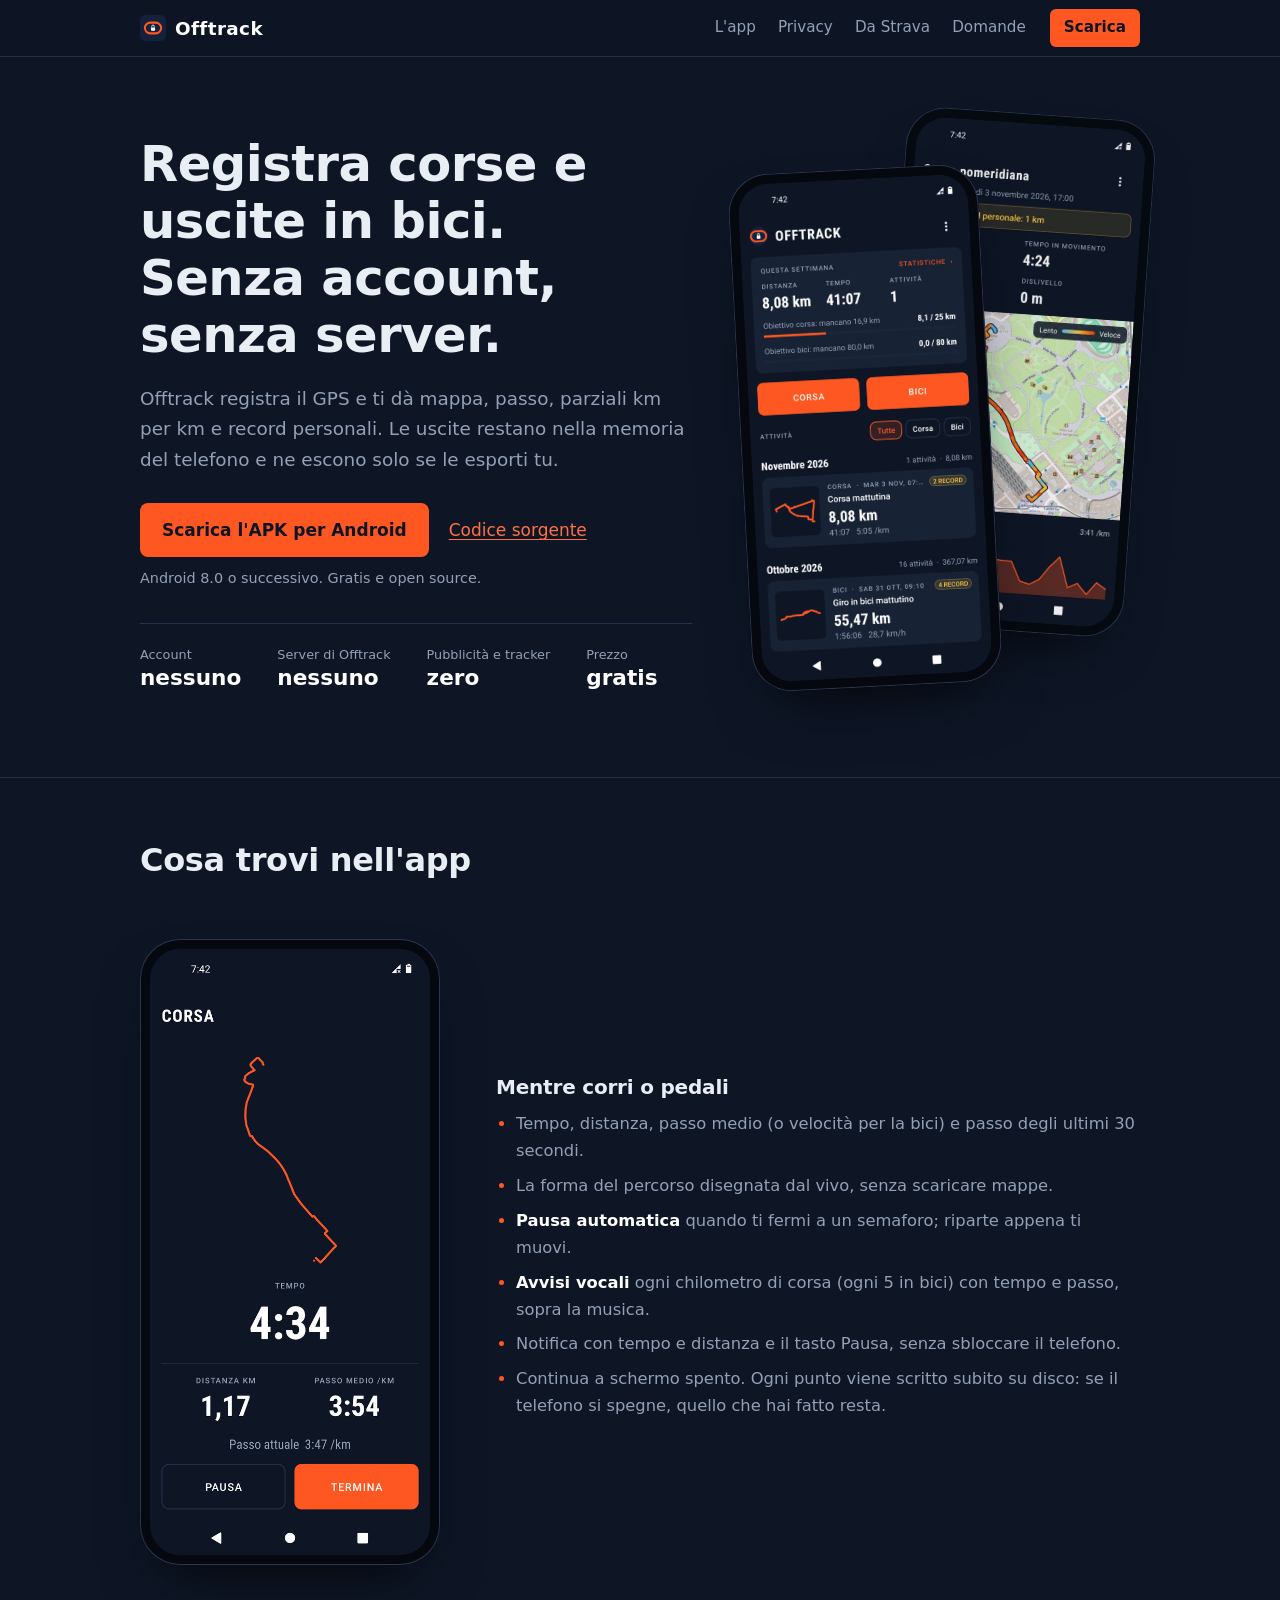
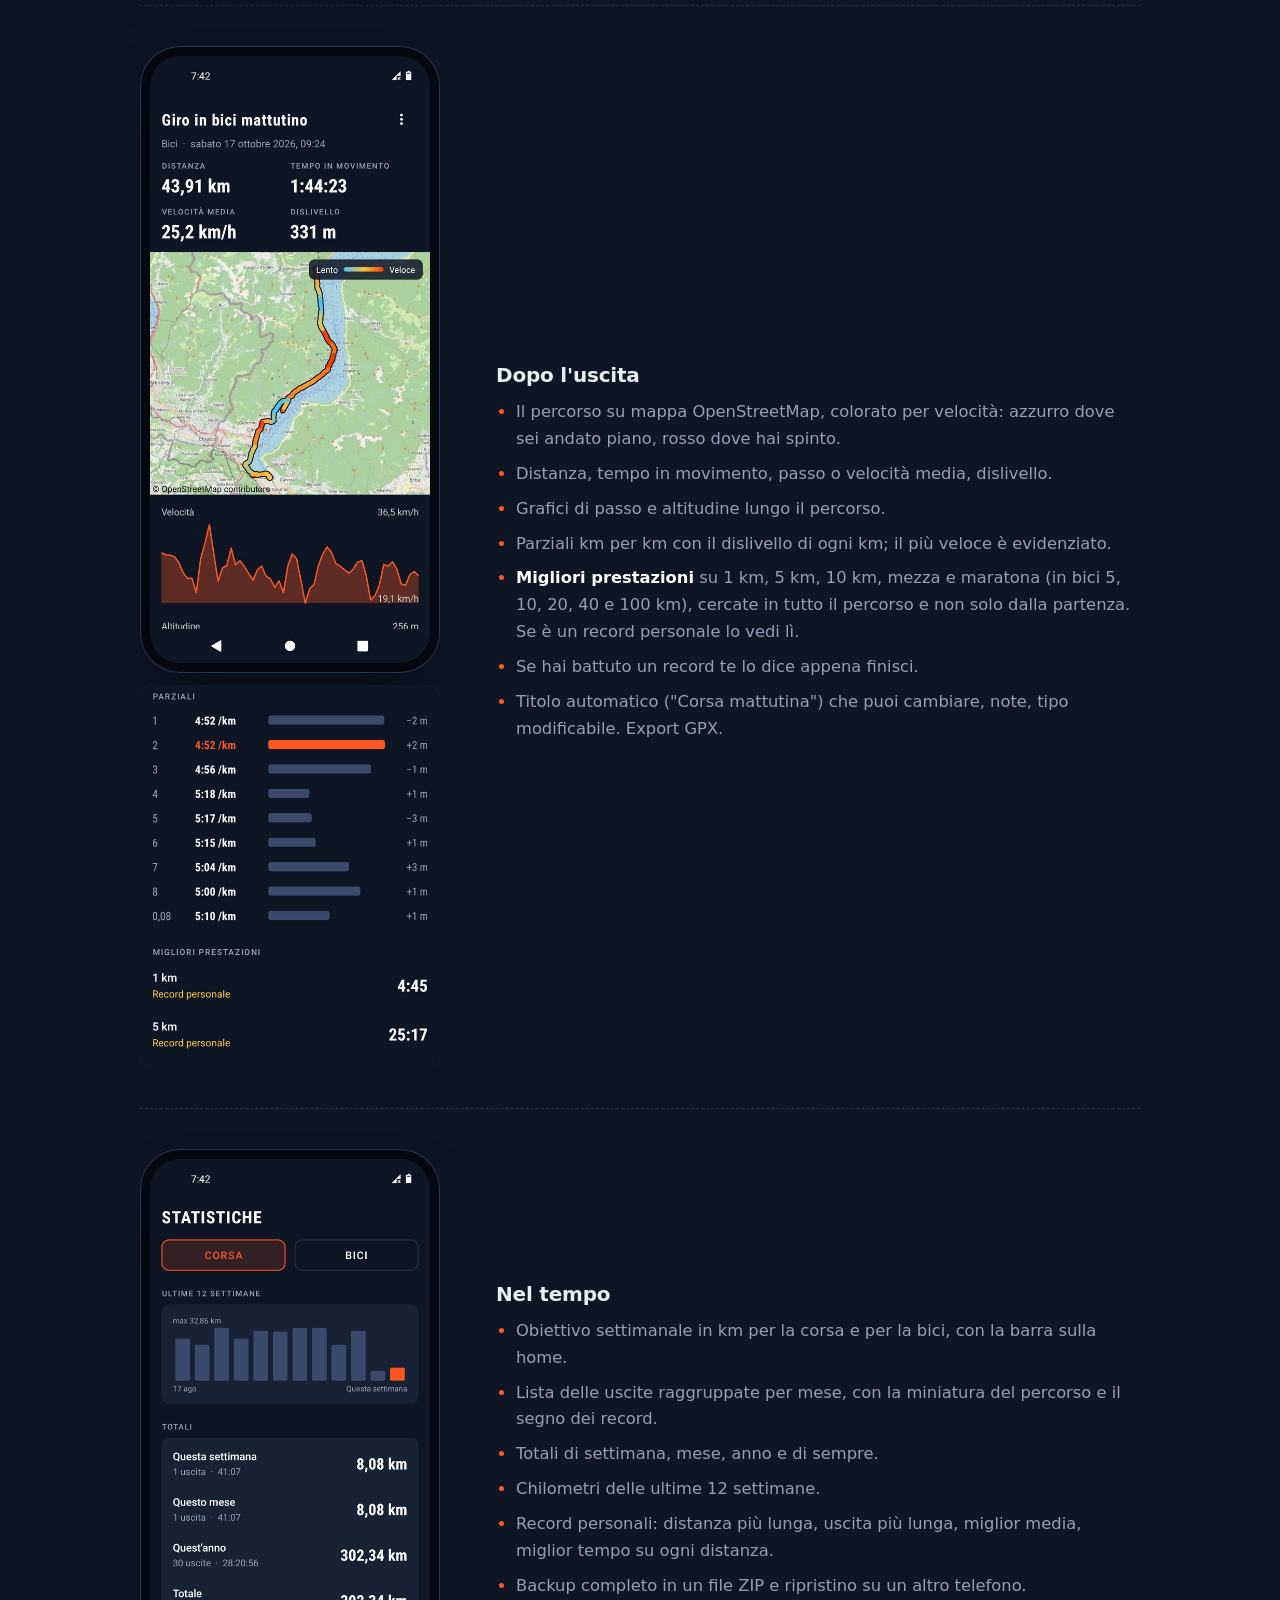
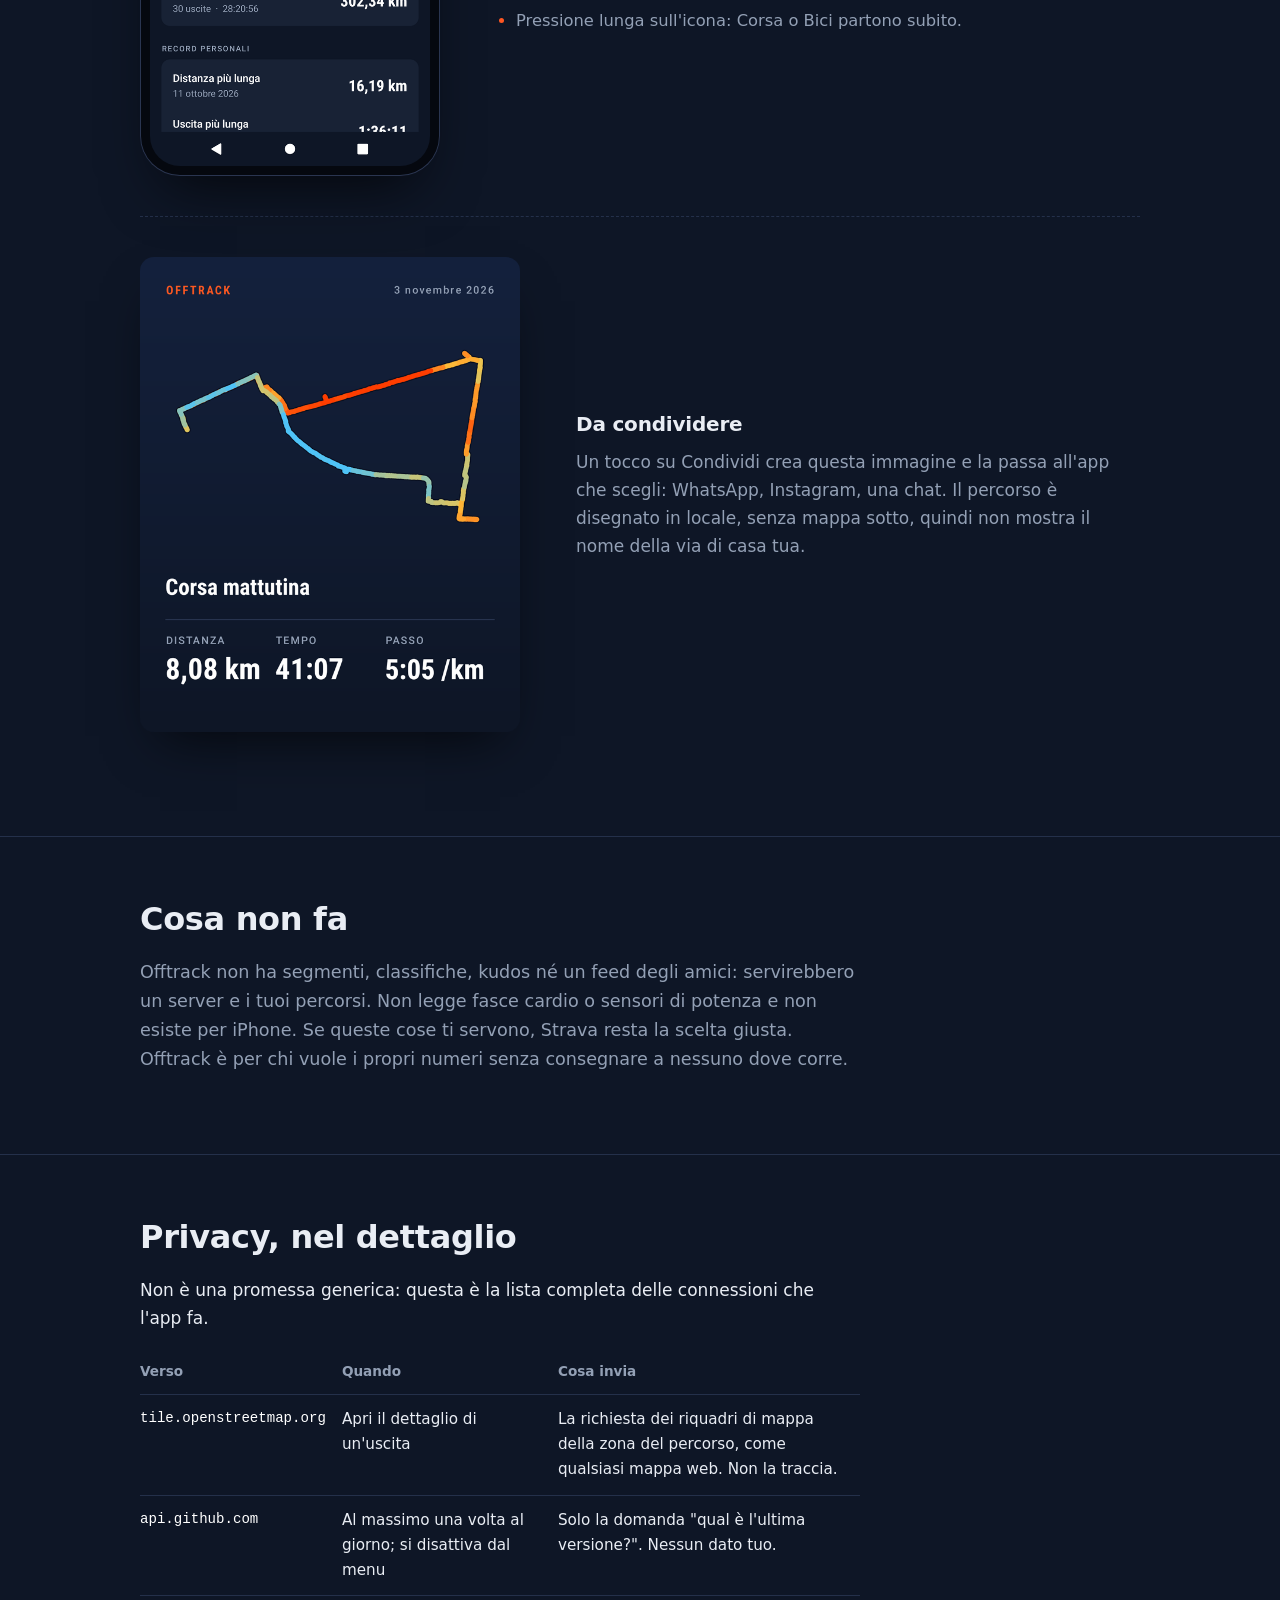
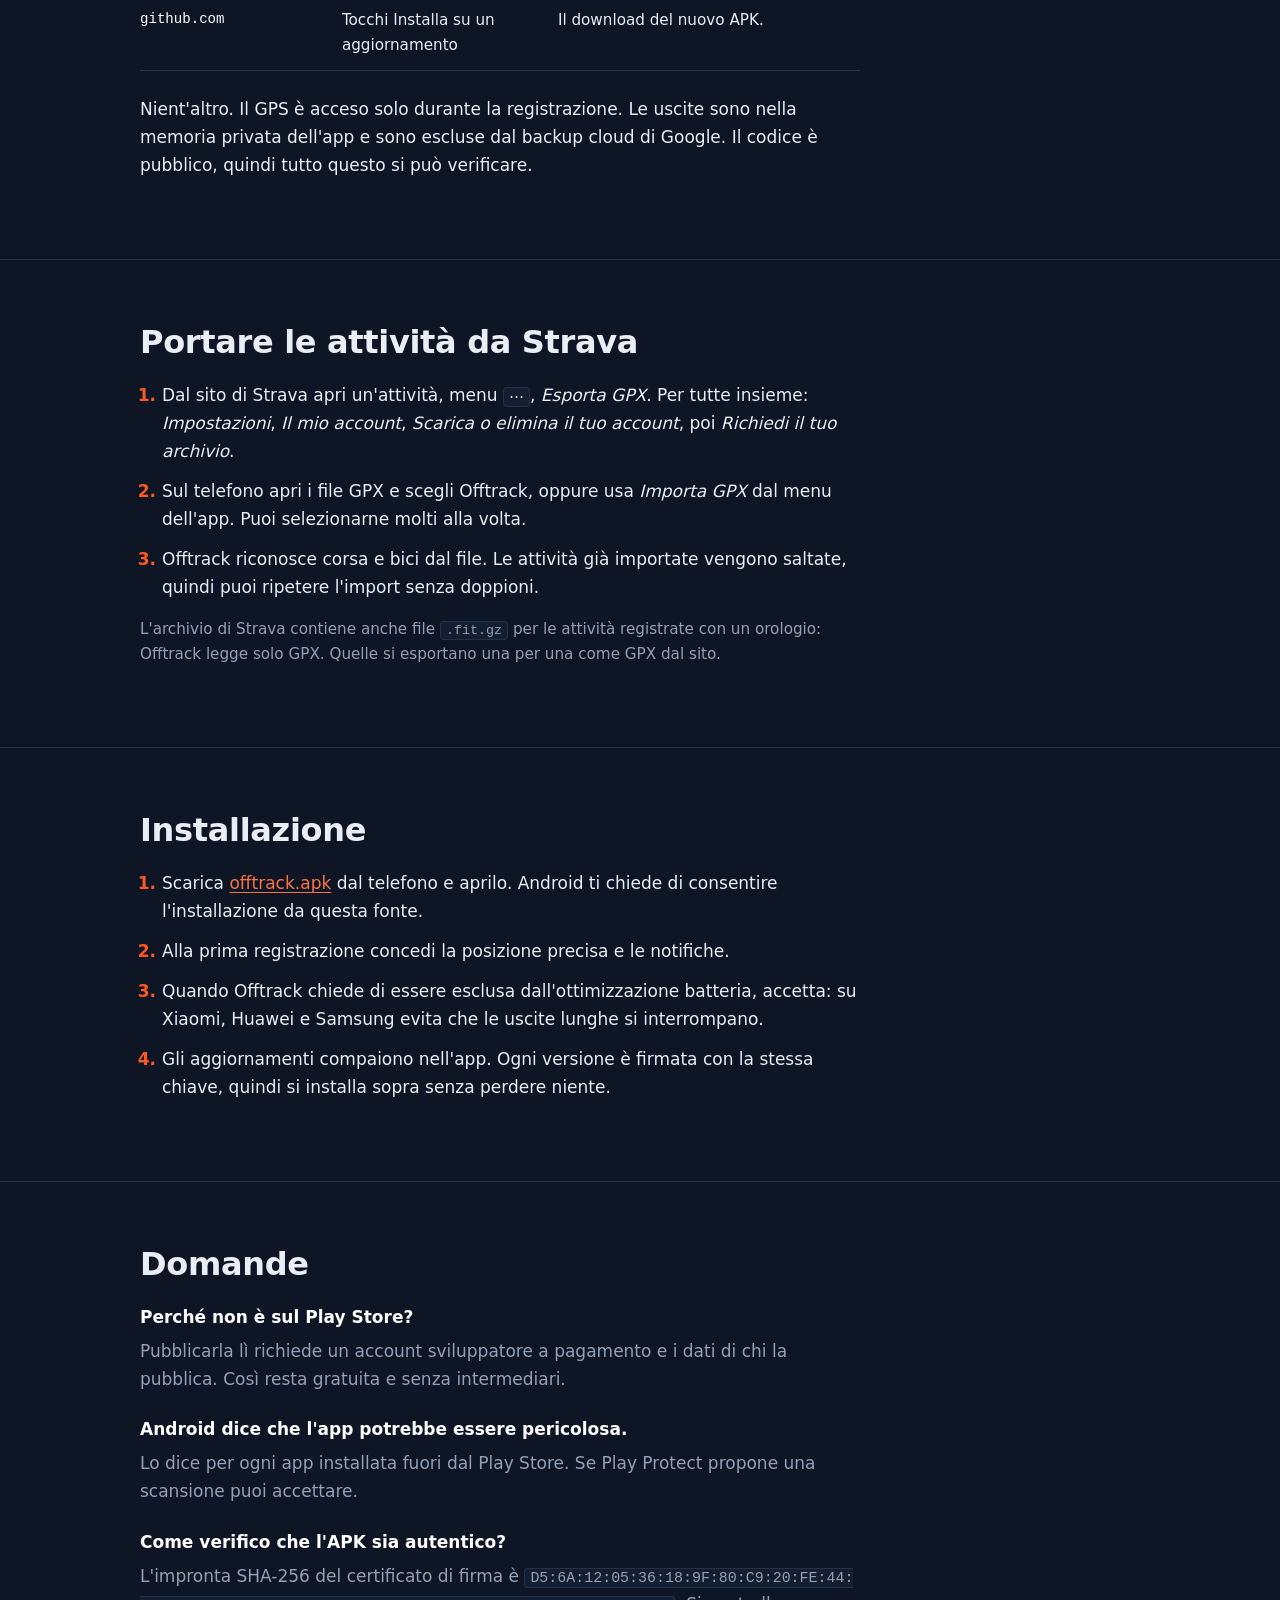
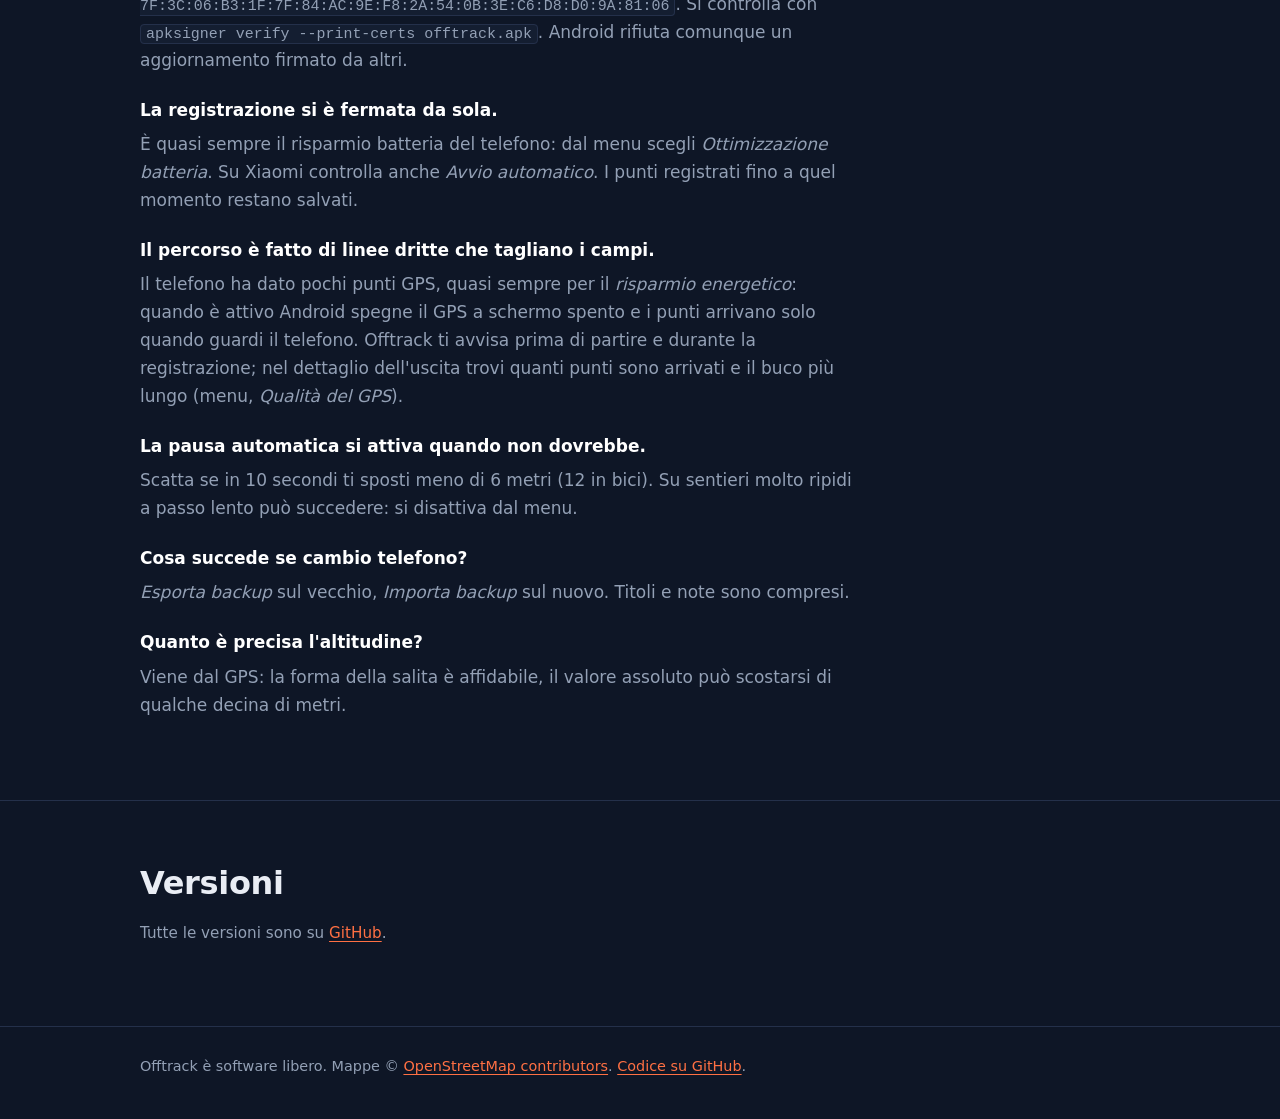
<file: site/index.html>
<!doctype html>
<html lang="it">
<head>
<meta charset="utf-8">
<meta name="viewport" content="width=device-width, initial-scale=1">
<title>Offtrack, tracker GPS per corsa e bici senza account</title>
<meta name="description" content="App Android gratuita per registrare corsa e bici: mappa, passo, parziali, record personali, pausa automatica e avvisi vocali. Nessun account e nessun server: le uscite restano sul telefono.">
<meta name="theme-color" content="#0E1626">
<meta property="og:type" content="website">
<meta property="og:title" content="Offtrack, tracker GPS per corsa e bici senza account">
<meta property="og:description" content="Mappa, passo, parziali e record personali. Nessun account, nessun server: le uscite restano sul telefono.">
<meta property="og:url" content="https://basoxxx.github.io/B.A.D.A/">
<meta property="og:image" content="https://basoxxx.github.io/B.A.D.A/img/og.png">
<meta property="og:image:width" content="1200">
<meta property="og:image:height" content="630">
<meta property="og:locale" content="it_IT">
<meta name="twitter:card" content="summary_large_image">
<link rel="canonical" href="https://basoxxx.github.io/B.A.D.A/">
<link rel="icon" href="img/logo.svg" type="image/svg+xml">
<link rel="apple-touch-icon" href="img/icon-192.png">
<link rel="stylesheet" href="style.css">
</head>
<body>
<header class="bar"><div class="wrap">
<a class="brand" href="#"><img src="img/logo.svg" width="26" height="26" alt="">Offtrack</a>
<nav aria-label="Sezioni"><a href="#app">L'app</a><a href="#privacy">Privacy</a><a href="#strava">Da Strava</a><a href="#faq">Domande</a></nav>
<a class="get" href="https://github.com/basoxxx/B.A.D.A/releases/latest/download/offtrack.apk">Scarica</a>
</div></header>

<main>
<section class="intro"><div class="wrap">
<div class="intro-text">
<h1>Registra corse e uscite in bici. Senza account, senza server.</h1>
<p class="lead">Offtrack registra il GPS e ti dà mappa, passo, parziali km per km e record personali. Le uscite restano nella memoria del telefono e ne escono solo se le esporti tu.</p>
<p class="actions">
<a class="btn" href="https://github.com/basoxxx/B.A.D.A/releases/latest/download/offtrack.apk">Scarica l'APK per Android</a>
<a class="link" href="https://github.com/basoxxx/B.A.D.A">Codice sorgente</a>
</p>
<p class="meta" id="version">Android 8.0 o successivo. Gratis e open source.</p>
<dl class="facts">
<div><dt>Account</dt><dd>nessuno</dd></div>
<div><dt>Server di Offtrack</dt><dd>nessuno</dd></div>
<div><dt>Pubblicità e tracker</dt><dd>zero</dd></div>
<div><dt>Prezzo</dt><dd>gratis</dd></div>
</dl>
</div>
<div class="hero-shots">
<figure class="device back"><img src="img/detail.jpg" width="540" height="1170" alt="Corsa appena finita al Parco Sempione: banner del nuovo record personale e percorso colorato per velocità"></figure>
<figure class="device front"><img src="img/home.png" width="540" height="1170" alt="Home di Offtrack: obiettivo della settimana e uscite raggruppate per mese"></figure>
</div>
</div></section>

<section id="app"><div class="wrap">
<h2>Cosa trovi nell'app</h2>

<article class="screen">
<figure class="device"><img src="img/record.png" width="270" height="585" alt="Registrazione in corso con la forma del percorso, tempo, distanza, passo medio e passo attuale" loading="lazy"></figure>
<div>
<h3>Mentre corri o pedali</h3>
<ul>
<li>Tempo, distanza, passo medio (o velocità per la bici) e passo degli ultimi 30 secondi.</li>
<li>La forma del percorso disegnata dal vivo, senza scaricare mappe.</li>
<li><strong>Pausa automatica</strong> quando ti fermi a un semaforo; riparte appena ti muovi.</li>
<li><strong>Avvisi vocali</strong> ogni chilometro di corsa (ogni 5 in bici) con tempo e passo, sopra la musica.</li>
<li>Notifica con tempo e distanza e il tasto Pausa, senza sbloccare il telefono.</li>
<li>Continua a schermo spento. Ogni punto viene scritto subito su disco: se il telefono si spegne, quello che hai fatto resta.</li>
</ul>
</div>
</article>

<article class="screen">
<div class="pair"><figure class="device"><img src="img/detail-bike.jpg" width="540" height="1170" alt="Dettaglio di un giro in bici sul lago di Como con la linea colorata per velocità" loading="lazy"></figure>
<figure class="crop"><img src="img/efforts.png" width="540" height="690" alt="Parziali km per km con dislivello, il km più veloce in arancio, e migliori prestazioni con due record personali" loading="lazy"></figure></div>
<div>
<h3>Dopo l'uscita</h3>
<ul>
<li>Il percorso su mappa OpenStreetMap, colorato per velocità: azzurro dove sei andato piano, rosso dove hai spinto.</li>
<li>Distanza, tempo in movimento, passo o velocità media, dislivello.</li>
<li>Grafici di passo e altitudine lungo il percorso.</li>
<li>Parziali km per km con il dislivello di ogni km; il più veloce è evidenziato.</li>
<li><strong>Migliori prestazioni</strong> su 1 km, 5 km, 10 km, mezza e maratona (in bici 5, 10, 20, 40 e 100 km), cercate in tutto il percorso e non solo dalla partenza. Se è un record personale lo vedi lì.</li>
<li>Se hai battuto un record te lo dice appena finisci.</li>
<li>Titolo automatico ("Corsa mattutina") che puoi cambiare, note, tipo modificabile. Export GPX.</li>
</ul>
</div>
</article>

<article class="screen">
<figure class="device"><img src="img/stats.png" width="270" height="585" alt="Statistiche: chilometri delle ultime 12 settimane e totali" loading="lazy"></figure>
<div>
<h3>Nel tempo</h3>
<ul>
<li>Obiettivo settimanale in km per la corsa e per la bici, con la barra sulla home.</li>
<li>Lista delle uscite raggruppate per mese, con la miniatura del percorso e il segno dei record.</li>
<li>Totali di settimana, mese, anno e di sempre.</li>
<li>Chilometri delle ultime 12 settimane.</li>
<li>Record personali: distanza più lunga, uscita più lunga, miglior media, miglior tempo su ogni distanza.</li>
<li>Backup completo in un file ZIP e ripristino su un altro telefono.</li>
<li>Pressione lunga sull'icona: Corsa o Bici partono subito.</li>
</ul>
</div>
</article>

<article class="screen share">
<figure class="card-img"><img src="img/share.png" width="640" height="800" alt="Immagine da condividere: percorso colorato, titolo, distanza, tempo e passo" loading="lazy"></figure>
<div>
<h3>Da condividere</h3>
<p>Un tocco su Condividi crea questa immagine e la passa all'app che scegli: WhatsApp, Instagram, una chat. Il percorso è disegnato in locale, senza mappa sotto, quindi non mostra il nome della via di casa tua.</p>
</div>
</article>
</div></section>

<section class="not"><div class="wrap narrow">
<h2>Cosa non fa</h2>
<p>Offtrack non ha segmenti, classifiche, kudos né un feed degli amici: servirebbero un server e i tuoi percorsi. Non legge fasce cardio o sensori di potenza e non esiste per iPhone. Se queste cose ti servono, Strava resta la scelta giusta. Offtrack è per chi vuole i propri numeri senza consegnare a nessuno dove corre.</p>
</div></section>

<section id="privacy"><div class="wrap narrow">
<h2>Privacy, nel dettaglio</h2>
<p>Non è una promessa generica: questa è la lista completa delle connessioni che l'app fa.</p>
<div class="table"><table>
<thead><tr><th scope="col">Verso</th><th scope="col">Quando</th><th scope="col">Cosa invia</th></tr></thead>
<tbody>
<tr><td>tile.openstreetmap.org</td><td>Apri il dettaglio di un'uscita</td><td>La richiesta dei riquadri di mappa della zona del percorso, come qualsiasi mappa web. Non la traccia.</td></tr>
<tr><td>api.github.com</td><td>Al massimo una volta al giorno; si disattiva dal menu</td><td>Solo la domanda "qual è l'ultima versione?". Nessun dato tuo.</td></tr>
<tr><td>github.com</td><td>Tocchi Installa su un aggiornamento</td><td>Il download del nuovo APK.</td></tr>
</tbody>
</table></div>
<p>Nient'altro. Il GPS è acceso solo durante la registrazione. Le uscite sono nella memoria privata dell'app e sono escluse dal backup cloud di Google. Il codice è pubblico, quindi tutto questo si può verificare.</p>
</div></section>

<section id="strava"><div class="wrap narrow">
<h2>Portare le attività da Strava</h2>
<ol>
<li>Dal sito di Strava apri un'attività, menu <kbd>⋯</kbd>, <em>Esporta GPX</em>. Per tutte insieme: <em>Impostazioni</em>, <em>Il mio account</em>, <em>Scarica o elimina il tuo account</em>, poi <em>Richiedi il tuo archivio</em>.</li>
<li>Sul telefono apri i file GPX e scegli Offtrack, oppure usa <em>Importa GPX</em> dal menu dell'app. Puoi selezionarne molti alla volta.</li>
<li>Offtrack riconosce corsa e bici dal file. Le attività già importate vengono saltate, quindi puoi ripetere l'import senza doppioni.</li>
</ol>
<p class="note">L'archivio di Strava contiene anche file <code>.fit.gz</code> per le attività registrate con un orologio: Offtrack legge solo GPX. Quelle si esportano una per una come GPX dal sito.</p>
</div></section>

<section id="installa"><div class="wrap narrow">
<h2>Installazione</h2>
<ol>
<li>Scarica <a href="https://github.com/basoxxx/B.A.D.A/releases/latest/download/offtrack.apk">offtrack.apk</a> dal telefono e aprilo. Android ti chiede di consentire l'installazione da questa fonte.</li>
<li>Alla prima registrazione concedi la posizione precisa e le notifiche.</li>
<li>Quando Offtrack chiede di essere esclusa dall'ottimizzazione batteria, accetta: su Xiaomi, Huawei e Samsung evita che le uscite lunghe si interrompano.</li>
<li>Gli aggiornamenti compaiono nell'app. Ogni versione è firmata con la stessa chiave, quindi si installa sopra senza perdere niente.</li>
</ol>
</div></section>

<section id="faq"><div class="wrap narrow">
<h2>Domande</h2>
<dl class="faq">
<dt>Perché non è sul Play Store?</dt>
<dd>Pubblicarla lì richiede un account sviluppatore a pagamento e i dati di chi la pubblica. Così resta gratuita e senza intermediari.</dd>
<dt>Android dice che l'app potrebbe essere pericolosa.</dt>
<dd>Lo dice per ogni app installata fuori dal Play Store. Se Play Protect propone una scansione puoi accettare.</dd>
<dt>Come verifico che l'APK sia autentico?</dt>
<dd>L'impronta SHA-256 del certificato di firma è <code class="fp">D5:6A:12:05:36:18:9F:80:C9:20:FE:44:7F:3C:06:B3:1F:7F:84:AC:9E:F8:2A:54:0B:3E:C6:D8:D0:9A:81:06</code>. Si controlla con <code>apksigner verify --print-certs offtrack.apk</code>. Android rifiuta comunque un aggiornamento firmato da altri.</dd>
<dt>La registrazione si è fermata da sola.</dt>
<dd>È quasi sempre il risparmio batteria del telefono: dal menu scegli <em>Ottimizzazione batteria</em>. Su Xiaomi controlla anche <em>Avvio automatico</em>. I punti registrati fino a quel momento restano salvati.</dd>
<dt>Il percorso è fatto di linee dritte che tagliano i campi.</dt>
<dd>Il telefono ha dato pochi punti GPS, quasi sempre per il <em>risparmio energetico</em>: quando è attivo Android spegne il GPS a schermo spento e i punti arrivano solo quando guardi il telefono. Offtrack ti avvisa prima di partire e durante la registrazione; nel dettaglio dell'uscita trovi quanti punti sono arrivati e il buco più lungo (menu, <em>Qualità del GPS</em>).</dd>
<dt>La pausa automatica si attiva quando non dovrebbe.</dt>
<dd>Scatta se in 10 secondi ti sposti meno di 6 metri (12 in bici). Su sentieri molto ripidi a passo lento può succedere: si disattiva dal menu.</dd>
<dt>Cosa succede se cambio telefono?</dt>
<dd><em>Esporta backup</em> sul vecchio, <em>Importa backup</em> sul nuovo. Titoli e note sono compresi.</dd>
<dt>Quanto è precisa l'altitudine?</dt>
<dd>Viene dal GPS: la forma della salita è affidabile, il valore assoluto può scostarsi di qualche decina di metri.</dd>
</dl>
</div></section>

<section id="novita"><div class="wrap narrow">
<h2>Versioni</h2>
<div id="releases"><p class="note">Tutte le versioni sono su <a href="https://github.com/basoxxx/B.A.D.A/releases">GitHub</a>.</p></div>
</div></section>
</main>

<footer><div class="wrap">
<p>Offtrack è software libero. Mappe © <a href="https://www.openstreetmap.org/copyright">OpenStreetMap contributors</a>. <a href="https://github.com/basoxxx/B.A.D.A">Codice su GitHub</a>.</p>
</div></footer>
<script src="releases.js" defer></script>
</body>
</html>
</file>
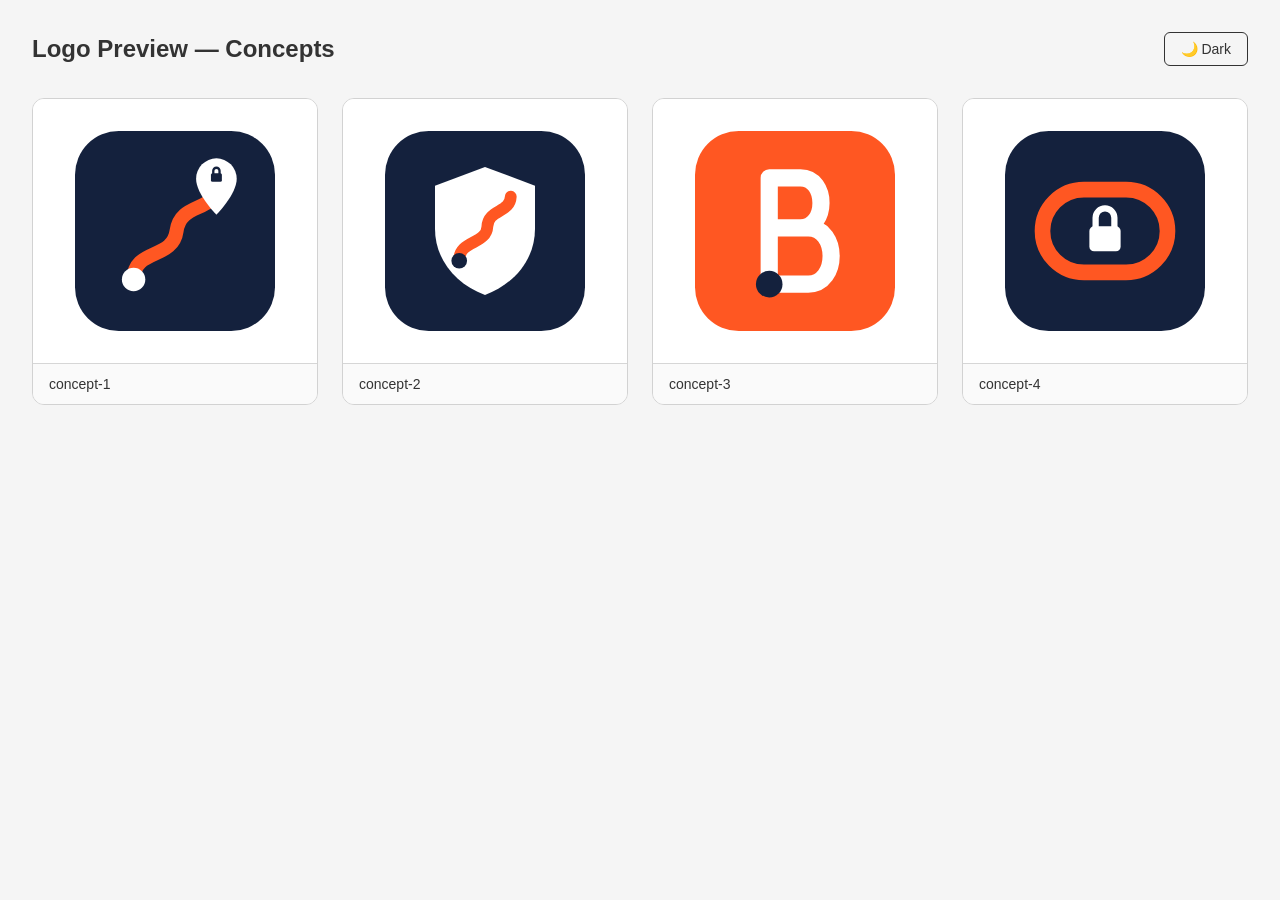
<file: logos/preview.html>
<!DOCTYPE html>
<html lang="en">
<head>
<meta charset="UTF-8">
<meta name="viewport" content="width=device-width, initial-scale=1.0">
<title>Logo Preview — Concepts</title>
<style>
  * { margin: 0; padding: 0; box-sizing: border-box; }
  body {
    font-family: -apple-system, BlinkMacSystemFont, "Segoe UI", Roboto, sans-serif;
    padding: 2rem;
    transition: background-color 0.3s, color 0.3s;
  }
  body.light { background: #f5f5f5; color: #333; }
  body.dark { background: #1a1a1a; color: #eee; }
  .header {
    display: flex;
    justify-content: space-between;
    align-items: center;
    margin-bottom: 2rem;
  }
  h1 { font-size: 1.5rem; font-weight: 600; }
  .toggle {
    padding: 0.5rem 1rem;
    border: 1px solid currentColor;
    border-radius: 6px;
    background: transparent;
    color: inherit;
    cursor: pointer;
    font-size: 0.875rem;
  }
  .grid {
    display: grid;
    grid-template-columns: repeat(auto-fill, minmax(280px, 1fr));
    gap: 1.5rem;
  }
  .card {
    border: 1px solid rgba(128, 128, 128, 0.3);
    border-radius: 12px;
    overflow: hidden;
  }
  .card-img {
    display: flex;
    align-items: center;
    justify-content: center;
    padding: 2rem;
    min-height: 240px;
  }
  body.light .card-img { background: #fff; }
  body.dark .card-img { background: #2a2a2a; }
  .card-img img {
    max-width: 100%;
    max-height: 200px;
  }
  .card-label {
    padding: 0.75rem 1rem;
    font-size: 0.875rem;
    font-weight: 500;
    border-top: 1px solid rgba(128, 128, 128, 0.3);
  }
  body.light .card-label { background: #fafafa; }
  body.dark .card-label { background: #222; }
</style>
</head>
<body class="light">
  <div class="header">
    <h1>Logo Preview — Concepts</h1>
    <button class="toggle" onclick="document.body.classList.toggle('dark'); document.body.classList.toggle('light'); this.textContent = document.body.classList.contains('dark') ? '☀️ Light' : '🌙 Dark';">🌙 Dark</button>
  </div>
  <div class="grid">
    <div class="card"><div class="card-img"><img src="concepts/concept-1.svg" alt="concept-1"></div><div class="card-label">concept-1</div></div><div class="card"><div class="card-img"><img src="concepts/concept-2.svg" alt="concept-2"></div><div class="card-label">concept-2</div></div><div class="card"><div class="card-img"><img src="concepts/concept-3.svg" alt="concept-3"></div><div class="card-label">concept-3</div></div><div class="card"><div class="card-img"><img src="concepts/concept-4.svg" alt="concept-4"></div><div class="card-label">concept-4</div></div>
  </div>
</body>
</html>
</file>
<file: site/style.css>
:root{--bg:#0E1626;--raise:#141E31;--line:#24304A;--accent:#FF5722;--accent-h:#FF7043;--text:#E9EDF4;--muted:#93A0B5;
--sans:system-ui,-apple-system,"Segoe UI",Roboto,sans-serif;--cond:"Roboto Condensed","Arial Narrow",sans-serif-condensed,system-ui,sans-serif}
*{box-sizing:border-box}
html{scroll-behavior:smooth}
body{margin:0;background:var(--bg);color:var(--text);font:17px/1.65 var(--sans);overflow-wrap:break-word;-webkit-text-size-adjust:100%}
a{color:var(--accent-h);text-underline-offset:3px}
a:focus-visible{outline:2px solid #fff;outline-offset:3px;border-radius:3px}
.wrap{max-width:1040px;margin:0 auto;padding:0 20px}
.narrow > *{max-width:720px}
h1,h2,h3{line-height:1.15;margin:0;font-weight:700;letter-spacing:-.01em}
h1{font-size:clamp(2rem,5.4vw,3.1rem);max-width:15ch;margin-bottom:20px}
h2{font-size:clamp(1.5rem,3.6vw,2rem);margin-bottom:20px}
h3{font-size:1.25rem;margin-bottom:12px}
p{margin:0 0 16px}
strong{color:#fff;font-weight:600}
code,kbd{font:.88em ui-monospace,SFMono-Regular,Menlo,monospace;background:var(--raise);border:1px solid var(--line);border-radius:4px;padding:1px 5px}
.fp{word-break:break-all}

.bar{border-bottom:1px solid var(--line);position:sticky;top:0;z-index:5;background:rgba(14,22,38,.94);backdrop-filter:blur(6px)}
.bar .wrap{display:flex;align-items:center;gap:24px;min-height:56px}
.brand{display:flex;align-items:center;gap:9px;color:#fff;text-decoration:none;font:700 1.15rem var(--cond);letter-spacing:.02em}
.bar nav{display:flex;gap:22px;margin-left:auto}
.bar nav a{color:var(--muted);text-decoration:none;font-size:.95rem}
.bar nav a:hover{color:#fff}
.get{color:var(--bg);background:var(--accent);text-decoration:none;font-weight:600;font-size:.95rem;padding:6px 14px;border-radius:6px}
.get:hover{background:var(--accent-h)}

section{padding:64px 0;border-top:1px solid var(--line)}
section:first-child{border-top:0}
.intro{padding:56px 0 64px}
.intro .wrap{display:grid;grid-template-columns:1fr 400px;gap:48px;align-items:center}
.lead{font-size:1.15rem;color:var(--muted);max-width:52ch}
.actions{display:flex;flex-wrap:wrap;align-items:center;gap:20px;margin:28px 0 10px}
.btn{display:inline-block;background:var(--accent);color:var(--bg);font-weight:700;text-decoration:none;padding:13px 22px;border-radius:8px}
.btn:hover{background:var(--accent-h)}
.meta{color:var(--muted);font-size:.9rem}
.facts{display:grid;grid-template-columns:repeat(4,auto);justify-content:start;gap:8px 36px;margin:32px 0 0;padding-top:20px;border-top:1px solid var(--line)}
.facts div{margin:0}
.facts dt{color:var(--muted);font-size:.8rem}
.facts dd{margin:0;font:700 1.35rem var(--cond);color:#fff}

/* Telefono: cornice scura con ombra, lo schermo arrotondato dentro */
.device{margin:0;padding:10px;border-radius:40px;background:#05080F;box-shadow:inset 0 0 0 1px #2A3550,0 30px 60px -24px rgba(0,0,0,.75);max-width:300px}
.device img{display:block;width:100%;height:auto;border-radius:30px}
.hero-shots{position:relative;height:600px}
.hero-shots .device{position:absolute;width:250px}
.hero-shots .back{right:0;top:0;transform:rotate(4deg);opacity:.92}
.hero-shots .front{left:0;top:56px;transform:rotate(-3deg)}
.card-img{margin:0}
.card-img img{display:block;width:100%;max-width:380px;height:auto;border-radius:14px;box-shadow:0 24px 50px -20px rgba(0,0,0,.7)}
.share p{color:var(--muted);max-width:52ch}

.screen{display:grid;grid-template-columns:300px 1fr;gap:56px;align-items:center;padding:40px 0}
.screen.share{grid-template-columns:380px 1fr}
.screen + .screen{border-top:1px dashed var(--line)}
.screen ul{margin:0;padding-left:20px;font-size:1.02rem}
.screen li{margin-bottom:8px;color:var(--muted)}
.screen li::marker{color:var(--accent)}

.not p{font-size:1.1rem;color:var(--muted)}

.table{overflow-x:auto;margin:8px 0 24px}
table{border-collapse:collapse;width:100%;font-size:.95rem}
th,td{text-align:left;vertical-align:top;padding:12px 16px 12px 0;border-bottom:1px solid var(--line)}
th{color:var(--muted);font-weight:600;font-size:.85rem}
td:first-child{font-family:ui-monospace,SFMono-Regular,Menlo,monospace;font-size:.88rem;white-space:nowrap;color:#fff}

ol{padding-left:22px;margin:0 0 16px}
ol li{margin-bottom:12px}
ol li::marker{color:var(--accent);font-weight:700}
.note{color:var(--muted);font-size:.95rem}

.faq dt{font-weight:600;color:#fff;margin-top:22px}
.faq dt:first-child{margin-top:0}
.faq dd{margin:6px 0 0;color:var(--muted)}

.release{padding:16px 0;border-bottom:1px solid var(--line)}
.release:first-child{padding-top:0}
.release h3{font-size:1.05rem;margin:2px 0 6px}
.release p{color:var(--muted);font-size:.95rem;margin:0 0 6px}
.release .when{font-size:.85rem;color:var(--muted);margin:0}

footer{border-top:1px solid var(--line);padding:28px 0 40px;color:var(--muted);font-size:.9rem}
footer p{margin:0}
.notfound{min-height:70vh;display:flex;align-items:center}

@media(max-width:820px){
  .intro .wrap{grid-template-columns:1fr}
  .hero-shots{height:470px;max-width:360px}
  .hero-shots .device{width:190px}
  .screen,.screen.share{grid-template-columns:1fr;gap:20px}
  /* Tabella delle connessioni: su telefono ogni riga diventa un blocco */
  .table thead{display:none}
  .table table,.table tbody,.table tr,.table td{display:block;width:100%}
  .table tr{padding:14px 0;border-bottom:1px solid var(--line)}
  .table td{border:0;padding:2px 0}
  .table td:first-child{margin-bottom:6px}
  .table td:nth-child(2)::before{content:"Quando: ";color:#fff;font-weight:600}
  .table td:nth-child(3)::before{content:"Cosa invia: ";color:#fff;font-weight:600}
  .card-img img{max-width:300px}
  .screen .device{max-width:220px}
  .facts{grid-template-columns:repeat(2,auto)}
  .bar nav{display:none}
  .get{margin-left:auto}
  section{padding:48px 0}
}
@media(prefers-reduced-motion:reduce){html{scroll-behavior:auto}}
.pair{display:grid;gap:12px}
.pair .device{max-width:300px}
@media(max-width:820px){.pair{grid-template-columns:1fr 1fr;max-width:460px}}
.crop{margin:0}
.crop img{display:block;width:100%;max-width:300px;height:auto;border-radius:12px;box-shadow:inset 0 0 0 1px #2A3550}
</file>
